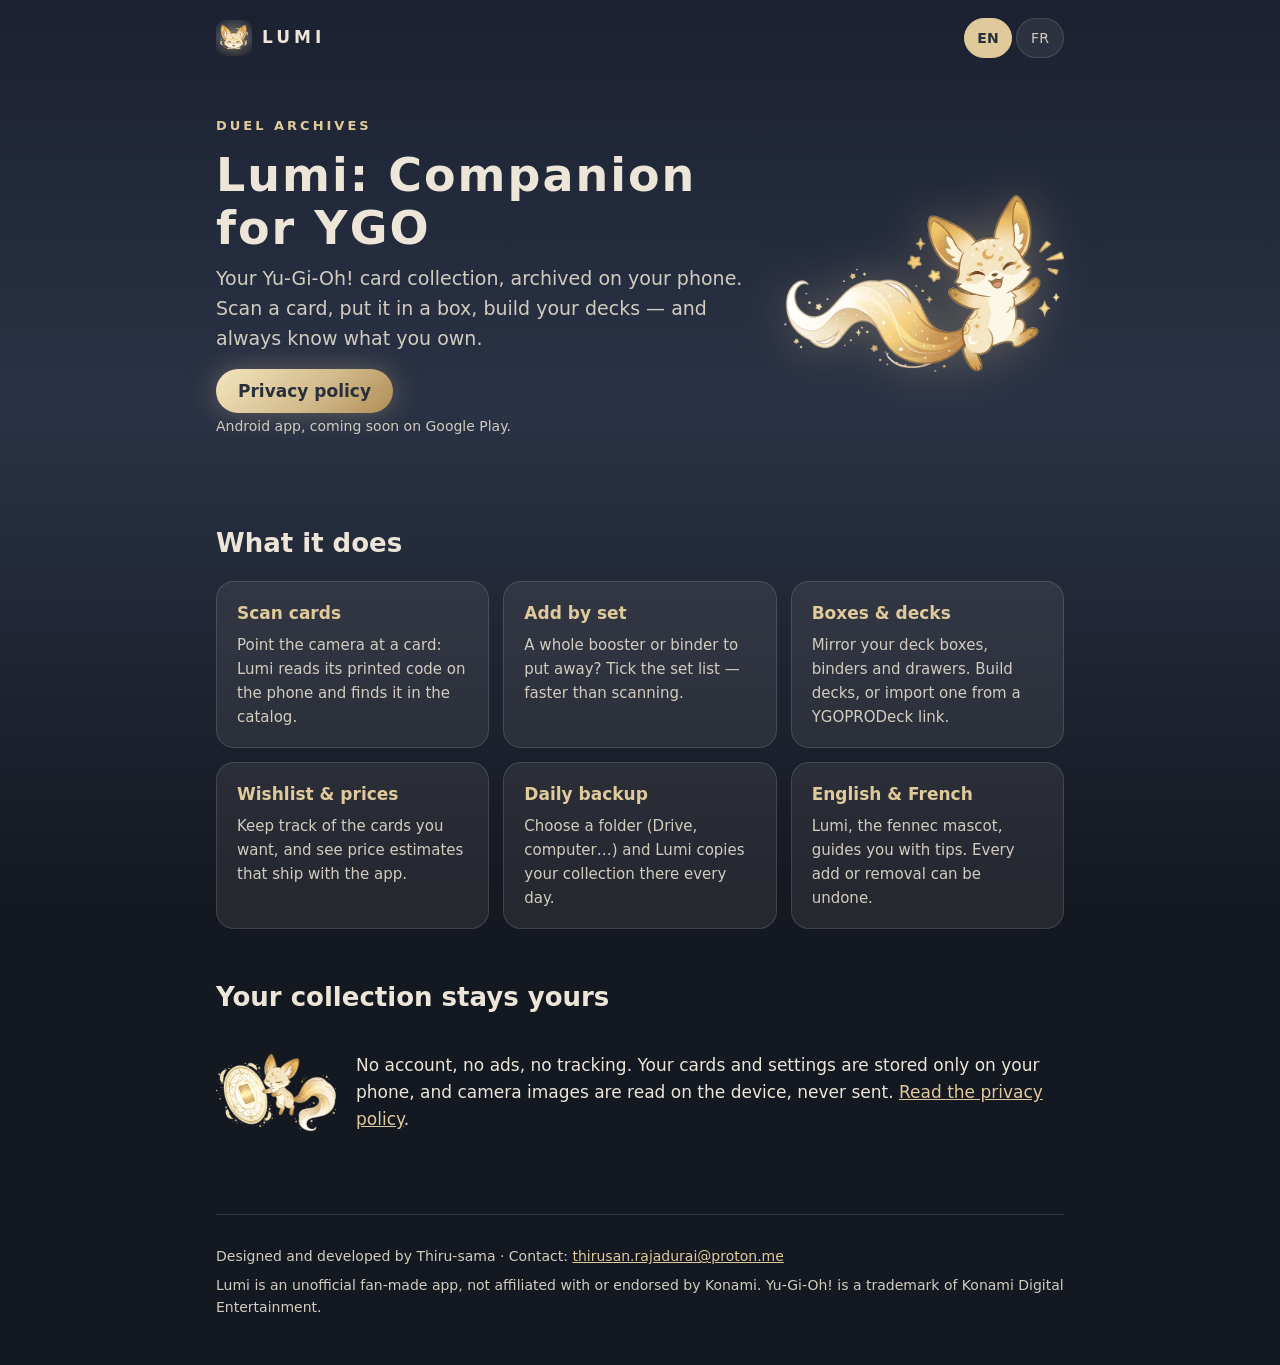
<file: index.html>
<!doctype html>
<html lang="en" data-title-en="Lumi: Companion for YGO" data-title-fr="Lumi : Compagnon pour YGO">
<head>
  <meta charset="utf-8">
  <meta name="viewport" content="width=device-width, initial-scale=1">
  <title>Lumi: Companion for YGO</title>
  <meta name="description" content="Lumi: Companion for YGO is an Android app to archive your Yu-Gi-Oh! card collection: scan cards, sort them into boxes, build decks. No account, no ads, no tracking.">
  <meta property="og:title" content="Lumi: Companion for YGO">
  <meta property="og:description" content="Archive your Yu-Gi-Oh! card collection. No account, no ads, no tracking.">
  <meta property="og:image" content="assets/icon.png">
  <meta name="theme-color" content="#1b2130">
  <link rel="icon" href="assets/icon.png">
  <link rel="apple-touch-icon" href="assets/apple-touch-icon.png">
  <link rel="stylesheet" href="style.css">
  <script src="lang.js"></script>
</head>
<body>
  <div class="wrap">
    <header class="top">
      <a class="brand" href="./"><img src="assets/icon.png" alt=""><span>LUMI</span></a>
      <div class="lang" role="group" aria-label="Language / Langue">
        <button type="button" data-set="en" aria-pressed="true">EN</button>
        <button type="button" data-set="fr" aria-pressed="false">FR</button>
      </div>
    </header>

    <main>
      <section class="hero">
        <div>
          <p class="eyebrow" data-lang="en">Duel archives</p>
          <p class="eyebrow" data-lang="fr">Archives de duel</p>
          <h1 data-lang="en">Lumi: Companion for YGO</h1><h1 data-lang="fr">Lumi : Compagnon pour YGO</h1>
          <p class="lead" data-lang="en">Your Yu-Gi-Oh! card collection, archived on your phone. Scan a card, put it in a box, build your decks — and always know what you own.</p>
          <p class="lead" data-lang="fr">Votre collection de cartes Yu-Gi-Oh!, archivée sur votre téléphone. Scannez une carte, rangez-la, construisez vos decks — et sachez toujours ce que vous possédez.</p>
          <a class="cta" href="privacy.html" data-lang="en">Privacy policy</a>
          <a class="cta" href="privacy.html" data-lang="fr">Politique de confidentialité</a>
          <p class="note" data-lang="en">Android app, coming soon on Google Play.</p>
          <p class="note" data-lang="fr">Application Android, bientôt sur Google Play.</p>
        </div>
        <img src="assets/lumi-07-celebration.webp" alt="Lumi, the fennec mascot, celebrating">
      </section>

      <section>
        <h2 data-lang="en">What it does</h2>
        <h2 data-lang="fr">Ce qu'elle fait</h2>
        <div class="grid">
          <div class="card">
            <h3 data-lang="en">Scan cards</h3><h3 data-lang="fr">Scanner les cartes</h3>
            <p data-lang="en">Point the camera at a card: Lumi reads its printed code on the phone and finds it in the catalog.</p>
            <p data-lang="fr">Visez une carte : Lumi lit son code imprimé sur le téléphone et la retrouve dans le catalogue.</p>
          </div>
          <div class="card">
            <h3 data-lang="en">Add by set</h3><h3 data-lang="fr">Ajouter par extension</h3>
            <p data-lang="en">A whole booster or binder to put away? Tick the set list — faster than scanning.</p>
            <p data-lang="fr">Un booster ou un classeur entier à ranger ? Cochez la liste de l'extension, c'est plus rapide que le scan.</p>
          </div>
          <div class="card">
            <h3 data-lang="en">Boxes &amp; decks</h3><h3 data-lang="fr">Rangements et decks</h3>
            <p data-lang="en">Mirror your deck boxes, binders and drawers. Build decks, or import one from a YGOPRODeck link.</p>
            <p data-lang="fr">Retrouvez vos deck boxes, classeurs et tiroirs. Construisez des decks, ou importez-en un depuis un lien YGOPRODeck.</p>
          </div>
          <div class="card">
            <h3 data-lang="en">Wishlist &amp; prices</h3><h3 data-lang="fr">Souhaits et prix</h3>
            <p data-lang="en">Keep track of the cards you want, and see price estimates that ship with the app.</p>
            <p data-lang="fr">Notez les cartes qui vous manquent et consultez des estimations de prix fournies avec l'app.</p>
          </div>
          <div class="card">
            <h3 data-lang="en">Daily backup</h3><h3 data-lang="fr">Sauvegarde quotidienne</h3>
            <p data-lang="en">Choose a folder (Drive, computer…) and Lumi copies your collection there every day.</p>
            <p data-lang="fr">Choisissez un dossier (Drive, ordinateur…) et Lumi y copie votre collection chaque jour.</p>
          </div>
          <div class="card">
            <h3 data-lang="en">English &amp; French</h3><h3 data-lang="fr">Français et anglais</h3>
            <p data-lang="en">Lumi, the fennec mascot, guides you with tips. Every add or removal can be undone.</p>
            <p data-lang="fr">Lumi, la mascotte fennec, vous guide avec des astuces. Chaque ajout ou retrait peut être annulé.</p>
          </div>
        </div>
      </section>

      <section>
        <h2 data-lang="en">Your collection stays yours</h2>
        <h2 data-lang="fr">Votre collection reste à vous</h2>
        <div class="privacy-band">
          <img src="assets/lumi-08-invocation-scan.webp" alt="">
          <div>
            <p data-lang="en">No account, no ads, no tracking. Your cards and settings are stored only on your phone, and camera images are read on the device, never sent. <a href="privacy.html">Read the privacy policy</a>.</p>
            <p data-lang="fr">Ni compte, ni publicité, ni suivi. Vos cartes et réglages restent sur votre téléphone, et les images de la caméra sont lues sur l'appareil, jamais envoyées. <a href="privacy.html">Lire la politique de confidentialité</a>.</p>
          </div>
        </div>
      </section>
    </main>

    <footer>
      <p data-lang="en">Designed and developed by Thiru-sama · Contact: <a href="mailto:thirusan.rajadurai@proton.me">thirusan.rajadurai@proton.me</a></p>
      <p data-lang="fr">Conçue et développée par Thiru-sama · Contact : <a href="mailto:thirusan.rajadurai@proton.me">thirusan.rajadurai@proton.me</a></p>
      <p data-lang="en">Lumi is an unofficial fan-made app, not affiliated with or endorsed by Konami. Yu-Gi-Oh! is a trademark of Konami Digital Entertainment.</p>
      <p data-lang="fr">Lumi est une application de fan non officielle, sans lien avec Konami. Yu-Gi-Oh! est une marque de Konami Digital Entertainment.</p>
    </footer>
  </div>
</body>
</html>
</file>
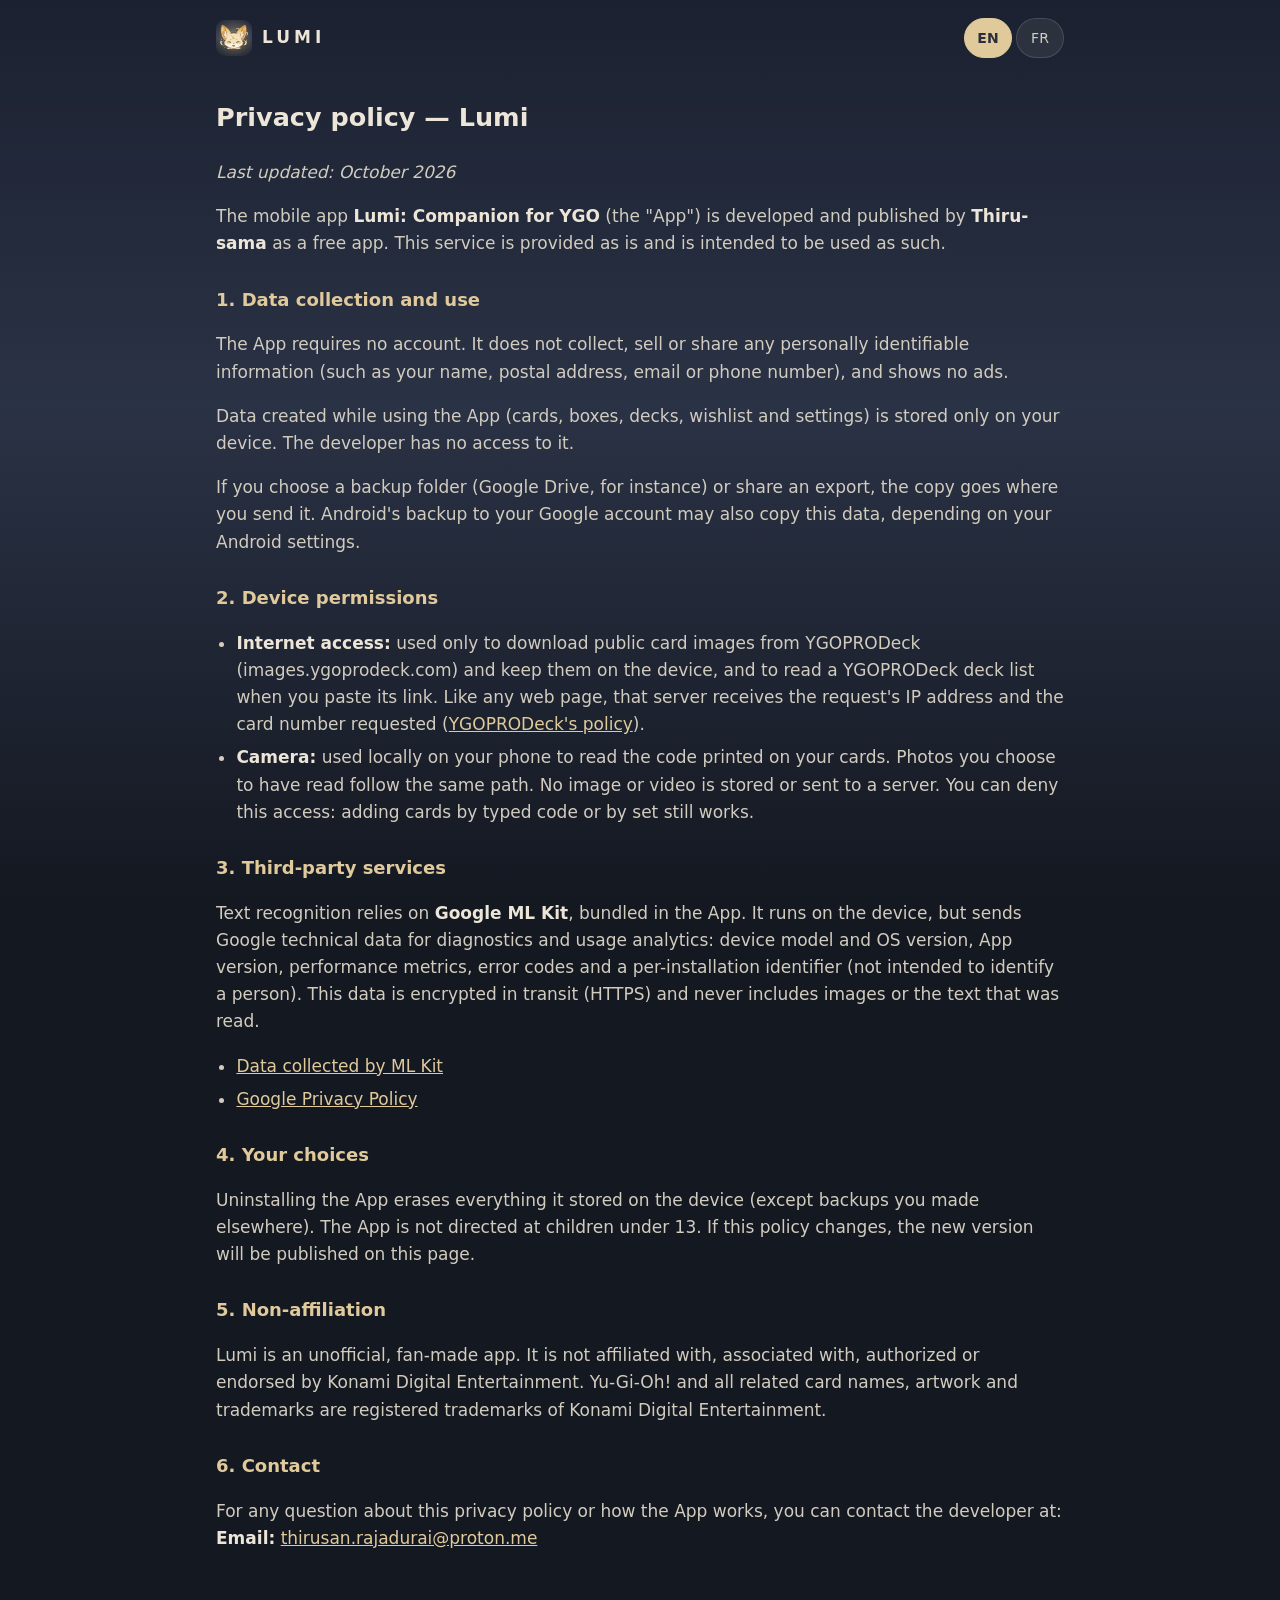
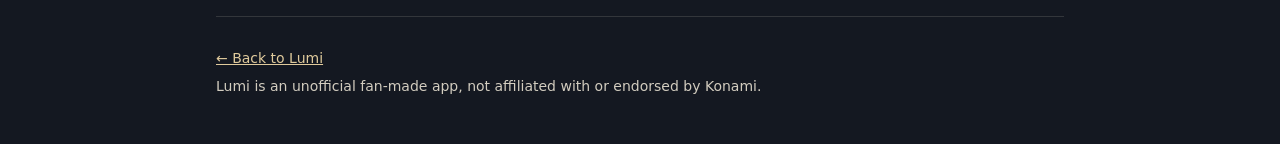
<file: privacy.html>
<!doctype html>
<html lang="en" data-title-en="Lumi — Privacy policy" data-title-fr="Lumi — Politique de confidentialité">
<head>
  <meta charset="utf-8">
  <meta name="viewport" content="width=device-width, initial-scale=1">
  <title>Lumi — Privacy policy</title>
  <meta name="description" content="Privacy policy of Lumi: Companion for YGO, the Yu-Gi-Oh! collection app: what stays on your phone and what leaves it.">
  <meta name="theme-color" content="#1b2130">
  <link rel="icon" href="assets/icon.png">
  <link rel="stylesheet" href="style.css">
  <script src="lang.js"></script>
</head>
<body>
  <div class="wrap">
    <header class="top">
      <a class="brand" href="./"><img src="assets/icon.png" alt=""><span>LUMI</span></a>
      <div class="lang" role="group" aria-label="Language / Langue">
        <button type="button" data-set="en" aria-pressed="true">EN</button>
        <button type="button" data-set="fr" aria-pressed="false">FR</button>
      </div>
    </header>

    <main class="doc">
      <article data-lang="fr">
        <h1>Politique de confidentialité — Lumi</h1>
        <p><em>Dernière mise à jour : octobre 2026</em></p>
        <p>L'application mobile <strong>Lumi : Compagnon pour YGO</strong> (ci-après « l'Application ») est développée et éditée par <strong>Thiru-sama</strong> en tant qu'application gratuite. Ce service est fourni tel quel et est destiné à être utilisé en l'état.</p>

        <h3>1. Collecte et utilisation des données</h3>
        <p>L'Application ne demande aucun compte. Elle ne collecte, ne vend et ne partage aucune donnée personnelle identifiable (telle que votre nom, adresse postale, e-mail ou numéro de téléphone), et n'affiche aucune publicité.</p>
        <p>Les données créées lors de l'utilisation de l'Application (cartes, rangements, decks, liste de souhaits et préférences) sont stockées uniquement sur votre appareil. Le développeur n'y a pas accès.</p>
        <p>Si vous choisissez un dossier de sauvegarde (par exemple Google Drive) ou partagez un export, la copie va là où vous l'envoyez. La sauvegarde Android de votre compte Google peut aussi copier ces données, selon vos réglages Android.</p>

        <h3>2. Permissions de l'appareil</h3>
        <ul>
          <li><strong>Accès à Internet :</strong> utilisé uniquement pour télécharger les images publiques des cartes depuis YGOPRODeck (images.ygoprodeck.com), puis les garder sur l'appareil, et pour lire une liste de deck YGOPRODeck lorsque vous en collez le lien. Comme pour toute page web, ce serveur reçoit l'adresse IP de la requête et le numéro de la carte demandée (<a href="https://ygoprodeck.com/privacy-policy/">politique de YGOPRODeck</a>).</li>
          <li><strong>Appareil photo :</strong> utilisé localement sur votre téléphone pour lire le code imprimé sur vos cartes. Les photos que vous choisissez de faire lire suivent le même chemin. Aucune image ni vidéo n'est enregistrée ni envoyée sur un serveur. Vous pouvez refuser cet accès : l'ajout par code saisi ou par extension reste possible.</li>
        </ul>

        <h3>3. Services tiers</h3>
        <p>La reconnaissance de texte s'appuie sur <strong>Google ML Kit</strong>, intégré à l'Application. Il fonctionne sur l'appareil, mais envoie à Google des données techniques de diagnostic et de statistiques d'usage : modèle et version du système de l'appareil, version de l'Application, mesures de performance, codes d'erreur et un identifiant propre à l'installation (qui ne vise pas à identifier une personne). Ces données sont chiffrées (HTTPS) et ne contiennent jamais d'image ni de texte lu.</p>
        <ul>
          <li><a href="https://developers.google.com/ml-kit/android-data-disclosure">Données collectées par ML Kit</a></li>
          <li><a href="https://policies.google.com/privacy">Règles de confidentialité de Google</a></li>
        </ul>

        <h3>4. Vos choix</h3>
        <p>Désinstaller l'Application efface tout ce qu'elle a enregistré sur l'appareil (hors sauvegardes que vous avez faites ailleurs). L'Application ne s'adresse pas spécifiquement aux enfants de moins de 13 ans. Si cette politique change, la nouvelle version sera publiée sur cette page.</p>

        <h3>5. Clause de non-affiliation</h3>
        <p>Lumi est une application non officielle créée par des fans. Elle n'est ni affiliée, ni associée, ni autorisée, ni approuvée par Konami Digital Entertainment. Yu-Gi-Oh! et l'ensemble des noms de cartes, illustrations et marques associées sont des marques déposées de Konami Digital Entertainment.</p>

        <h3>6. Contact</h3>
        <p>Pour toute question concernant cette politique de confidentialité ou le fonctionnement de l'Application, vous pouvez contacter le développeur à l'adresse suivante :<br><strong>E-mail :</strong> <a href="mailto:thirusan.rajadurai@proton.me">thirusan.rajadurai@proton.me</a></p>
      </article>

      <article data-lang="en">
        <h1>Privacy policy — Lumi</h1>
        <p><em>Last updated: October 2026</em></p>
        <p>The mobile app <strong>Lumi: Companion for YGO</strong> (the "App") is developed and published by <strong>Thiru-sama</strong> as a free app. This service is provided as is and is intended to be used as such.</p>

        <h3>1. Data collection and use</h3>
        <p>The App requires no account. It does not collect, sell or share any personally identifiable information (such as your name, postal address, email or phone number), and shows no ads.</p>
        <p>Data created while using the App (cards, boxes, decks, wishlist and settings) is stored only on your device. The developer has no access to it.</p>
        <p>If you choose a backup folder (Google Drive, for instance) or share an export, the copy goes where you send it. Android's backup to your Google account may also copy this data, depending on your Android settings.</p>

        <h3>2. Device permissions</h3>
        <ul>
          <li><strong>Internet access:</strong> used only to download public card images from YGOPRODeck (images.ygoprodeck.com) and keep them on the device, and to read a YGOPRODeck deck list when you paste its link. Like any web page, that server receives the request's IP address and the card number requested (<a href="https://ygoprodeck.com/privacy-policy/">YGOPRODeck's policy</a>).</li>
          <li><strong>Camera:</strong> used locally on your phone to read the code printed on your cards. Photos you choose to have read follow the same path. No image or video is stored or sent to a server. You can deny this access: adding cards by typed code or by set still works.</li>
        </ul>

        <h3>3. Third-party services</h3>
        <p>Text recognition relies on <strong>Google ML Kit</strong>, bundled in the App. It runs on the device, but sends Google technical data for diagnostics and usage analytics: device model and OS version, App version, performance metrics, error codes and a per-installation identifier (not intended to identify a person). This data is encrypted in transit (HTTPS) and never includes images or the text that was read.</p>
        <ul>
          <li><a href="https://developers.google.com/ml-kit/android-data-disclosure">Data collected by ML Kit</a></li>
          <li><a href="https://policies.google.com/privacy">Google Privacy Policy</a></li>
        </ul>

        <h3>4. Your choices</h3>
        <p>Uninstalling the App erases everything it stored on the device (except backups you made elsewhere). The App is not directed at children under 13. If this policy changes, the new version will be published on this page.</p>

        <h3>5. Non-affiliation</h3>
        <p>Lumi is an unofficial, fan-made app. It is not affiliated with, associated with, authorized or endorsed by Konami Digital Entertainment. Yu-Gi-Oh! and all related card names, artwork and trademarks are registered trademarks of Konami Digital Entertainment.</p>

        <h3>6. Contact</h3>
        <p>For any question about this privacy policy or how the App works, you can contact the developer at:<br><strong>Email:</strong> <a href="mailto:thirusan.rajadurai@proton.me">thirusan.rajadurai@proton.me</a></p>
      </article>
    </main>

    <footer>
      <p><a href="./" data-lang="en">← Back to Lumi</a><a href="./" data-lang="fr">← Retour à Lumi</a></p>
      <p data-lang="en">Lumi is an unofficial fan-made app, not affiliated with or endorsed by Konami.</p>
      <p data-lang="fr">Lumi est une application de fan non officielle, sans lien avec Konami.</p>
    </footer>
  </div>
</body>
</html>
</file>
<file: style.css>
:root {
  --bg-top: #1b2130;
  --bg-mid: #2a3245;
  --bg-bottom: #141821;
  --text: #ece5d8;
  --text-2: #d2ccbf;
  --accent: #e0ca9c;
  --gold: #d3bc8e;
  --on-accent: #2a2f3b;
  --glass: rgba(236, 229, 216, 0.08);
  --line: rgba(236, 229, 216, 0.14);
}

* { box-sizing: border-box; }

html { background: var(--bg-bottom); }

body {
  margin: 0;
  min-height: 100vh;
  color: var(--text);
  font: 17px/1.6 Inter, system-ui, -apple-system, "Segoe UI", Roboto, sans-serif;
  background: linear-gradient(180deg, var(--bg-top) 0%, var(--bg-mid) 45%, var(--bg-bottom) 100%) fixed;
}

a { color: var(--accent); }
a:hover { color: #f4e4bd; }

.wrap { max-width: 880px; margin: 0 auto; padding: 0 16px; }

header.top {
  display: flex; align-items: center; justify-content: space-between; gap: 12px;
  padding: 18px 0;
}
.brand { display: flex; align-items: center; gap: 10px; color: var(--text); text-decoration: none; }
.brand img { width: 36px; height: 36px; border-radius: 9px; }
.brand span { font-weight: 700; letter-spacing: 4px; }

.lang { display: flex; gap: 4px; }
.lang button {
  min-width: 48px; min-height: 40px; padding: 0 10px;
  background: var(--glass); color: var(--text-2);
  border: 1px solid var(--line); border-radius: 999px;
  font: inherit; font-size: 14px; cursor: pointer;
}
.lang button[aria-pressed="true"] { background: var(--accent); color: var(--on-accent); border-color: var(--accent); font-weight: 600; }

.hero { display: grid; grid-template-columns: 1fr auto; gap: 32px; align-items: center; padding: 40px 0 24px; }
.hero h1 { font-size: clamp(32px, 5.5vw, 46px); line-height: 1.15; margin: 0 0 8px; letter-spacing: 2px; }
.eyebrow { color: var(--accent); letter-spacing: 3px; font-size: 13px; font-weight: 600; text-transform: uppercase; margin: 0 0 12px; }
.lead { color: var(--text-2); font-size: 19px; margin: 0 0 24px; max-width: 32em; }
.hero img { width: min(280px, 38vw); height: auto; filter: drop-shadow(0 0 24px rgba(211, 188, 142, 0.35)); }

.cta {
  display: inline-block; padding: 12px 22px; min-height: 48px;
  border-radius: 999px; text-decoration: none; font-weight: 600;
  color: var(--on-accent);
  background: linear-gradient(135deg, #f4e4bd, #d3bc8e 55%, #b08d57);
  box-shadow: 0 0 28px rgba(211, 188, 142, 0.35);
}
.cta:hover { color: var(--on-accent); }
.note { color: var(--text-2); font-size: 14px; margin-top: 10px; }

h2 { font-size: 26px; margin: 48px 0 16px; }
h3 { font-size: 18px; margin: 28px 0 8px; color: var(--accent); }

.grid { display: grid; grid-template-columns: repeat(auto-fit, minmax(240px, 1fr)); gap: 14px; }
.card { background: var(--glass); border: 1px solid var(--line); border-radius: 18px; padding: 18px 20px; }
.card h3 { margin: 0 0 6px; font-size: 17px; }
.card p { margin: 0; color: var(--text-2); font-size: 15px; }

.privacy-band { display: flex; gap: 20px; align-items: center; }
.privacy-band img { width: 120px; height: auto; flex: none; }

.doc p, .doc li { color: var(--text-2); }
.doc strong { color: var(--text); }
.doc ul { padding-left: 1.2em; }
.doc li { margin: 6px 0; }
.doc { overflow-wrap: anywhere; }

footer { margin-top: 64px; padding: 24px 0 40px; border-top: 1px solid var(--line); color: var(--text-2); font-size: 14px; }
footer p { margin: 6px 0; }

[data-lang] { display: none; }
html[lang="en"] [data-lang="en"],
html[lang="fr"] [data-lang="fr"] { display: revert; }

@media (max-width: 640px) {
  .hero { grid-template-columns: 1fr; text-align: center; padding-top: 16px; }
  .hero img { order: -1; margin: 0 auto; width: 200px; }
  .lead { margin-left: auto; margin-right: auto; }
  .privacy-band { flex-direction: column; text-align: center; }
}
</file>
